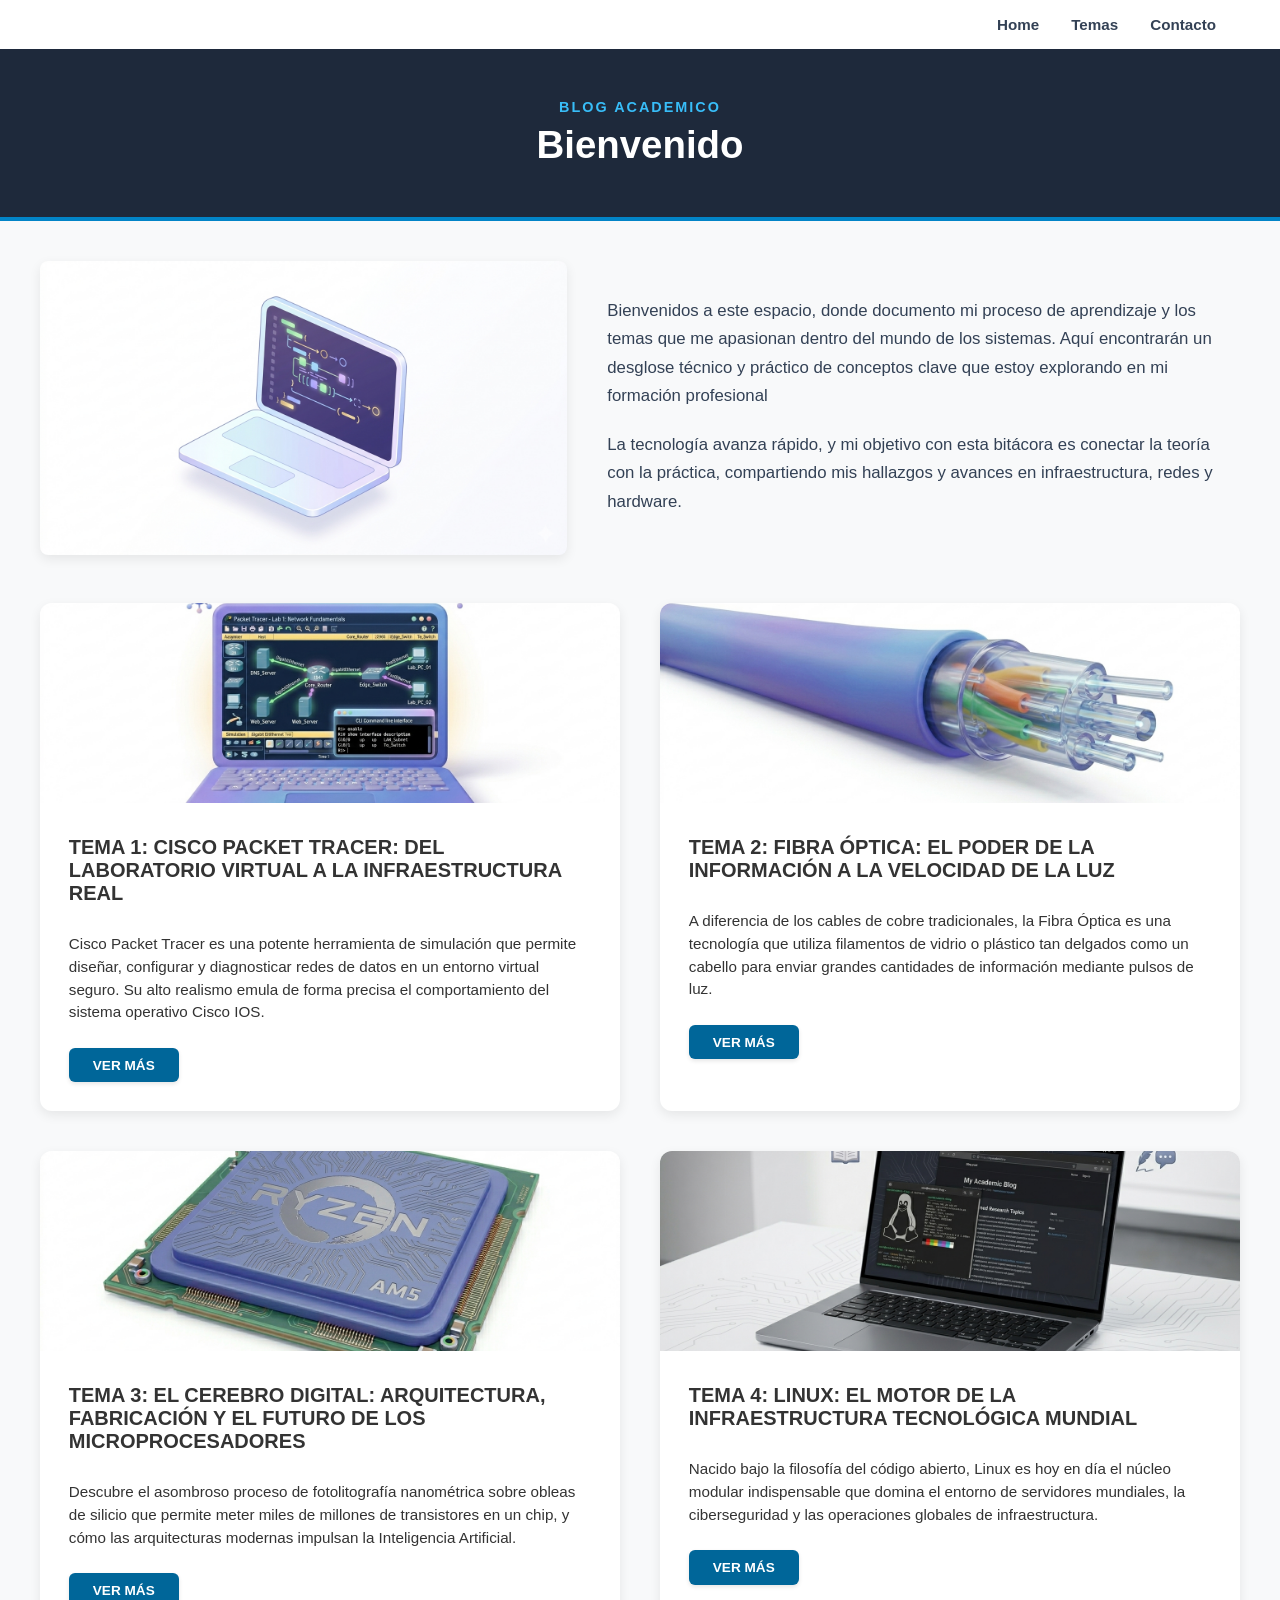
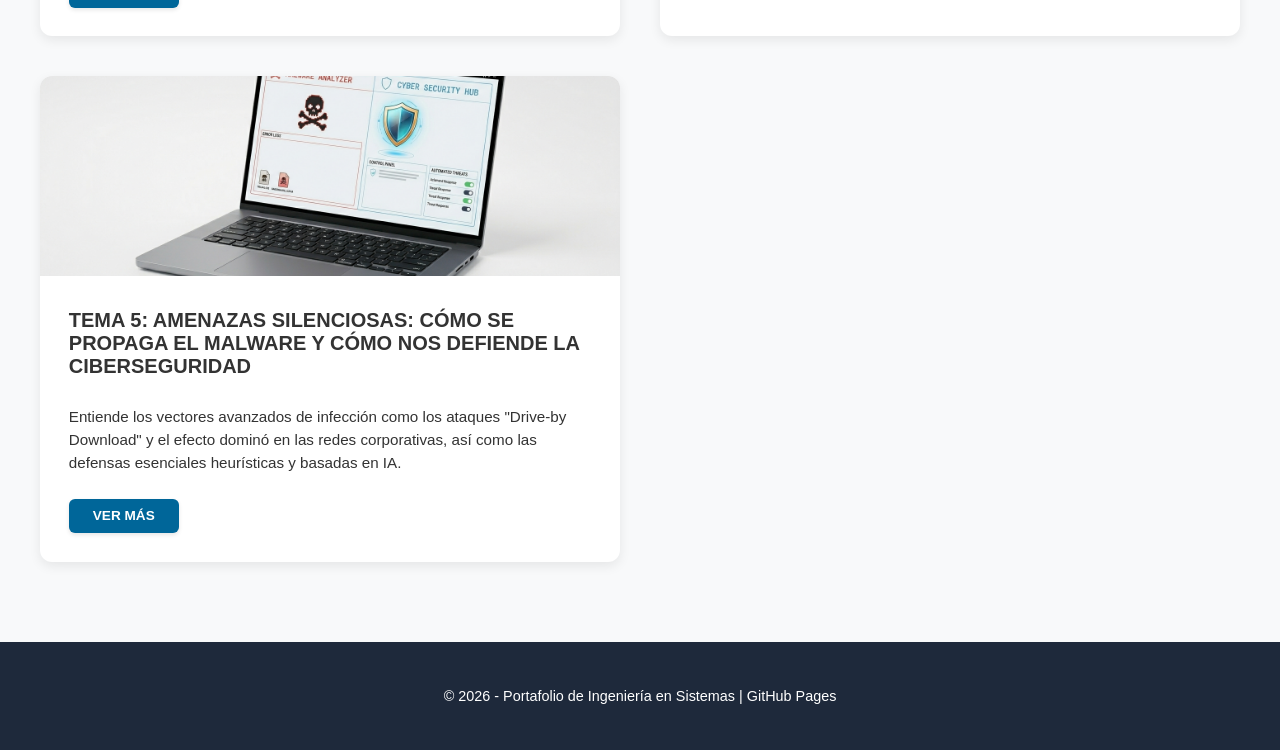
<file: index.html>
<!DOCTYPE html>
<html lang="es">
<head>
    <meta charset="UTF-8">
    <meta name="viewport" content="width=device-width, initial-scale=1.0">
    <title>Mi Blog de Infraestructura y Sistemas</title>
    <link rel="stylesheet" href="stilos.css">
</head>
<body>

    <nav>
        <a href="#">Home</a>
        <a href="#">Temas</a>
        <a href="#">Contacto</a>
    </nav>


    <header class="main-intro-header">
        <div class="header-overlay">
            <span>Blog Academico</span>
            <h1>Bienvenido</h1>
        </div>
    </header>

    
    <section class="intro-content-container">
        <div class="intro-image-container">
            
            <img src="assets/images/tu-imagen-aqui.png" alt="Espacio para Imagen de Infraestructura/Data Center">
        </div>

        <div class="intro-text-container">
            <p>Bienvenidos a este espacio, donde documento mi proceso de aprendizaje y los temas que me apasionan dentro del mundo de los sistemas. Aquí encontrarán un desglose técnico y práctico de conceptos clave que estoy explorando en mi formación profesional</p>
            <p>La tecnología avanza rápido, y mi objetivo con esta bitácora es conectar la teoría con la práctica, compartiendo mis hallazgos y avances en infraestructura, redes y hardware.</p>
        </div>
    </section>
    <div class="main-container">
        
        <div class="topics-grid">

            <a href="temas/tema1.html" class="card">
                <img src="assets/images/tema1.png" alt="Cisco Packet Tracer" class="card-image">
                <div class="card-content">
                    <h3>Tema 1: Cisco Packet Tracer: Del Laboratorio Virtual a la Infraestructura Real</h3>
                    <p>Cisco Packet Tracer es una potente herramienta de simulación que permite diseñar, configurar y diagnosticar redes de datos en un entorno virtual seguro. Su alto realismo emula de forma precisa el comportamiento del sistema operativo Cisco IOS.</p>
                    <span class="btn-more">Ver Más</span>
                </div>
            </a>

            <a href="temas/tema2.html" class="card">
                <img src="assets/images/tema2.png" alt="Fibra Óptica" class="card-image">
                <div class="card-content">
                    <h3>Tema 2: Fibra Óptica: El Poder de la Información a la Velocidad de la Luz</h3>
                    <p>A diferencia de los cables de cobre tradicionales, la Fibra Óptica es una tecnología que utiliza filamentos de vidrio o plástico tan delgados como un cabello para enviar grandes cantidades de información mediante pulsos de luz.</p>
                    <span class="btn-more">Ver Más</span>
                </div>
            </a>

            <a href="temas/tema3.html" class="card">
                <img src="assets/images/tema3.png" alt="Microprocesadores" class="card-image">
                <div class="card-content">
                    <h3>Tema 3: El Cerebro Digital: Arquitectura, Fabricación y el Futuro de los Microprocesadores</h3>
                    <p>Descubre el asombroso proceso de fotolitografía nanométrica sobre obleas de silicio que permite meter miles de millones de transistores en un chip, y cómo las arquitecturas modernas impulsan la Inteligencia Artificial.</p>
                    <span class="btn-more">Ver Más</span>
                </div>
            </a>

            <a href="temas/tema4.html" class="card">
                <img src="assets/images/tema4.png" alt="Linux" class="card-image">
                <div class="card-content">
                    <h3>Tema 4: Linux: El Motor de la Infraestructura Tecnológica Mundial</h3>
                    <p>Nacido bajo la filosofía del código abierto, Linux es hoy en día el núcleo modular indispensable que domina el entorno de servidores mundiales, la ciberseguridad y las operaciones globales de infraestructura.</p>
                    <span class="btn-more">Ver Más</span>
                </div>
            </a>

            <a href="temas/tema5.html" class="card">
                <img src="assets/images/tema5.png" alt="Ciberseguridad" class="card-image">
                <div class="card-content">
                    <h3>Tema 5: Amenazas Silenciosas: Cómo se Propaga el Malware y cómo nos Defiende la Ciberseguridad</h3>
                    <p>Entiende los vectores avanzados de infección como los ataques "Drive-by Download" y el efecto dominó en las redes corporativas, así como las defensas esenciales heurísticas y basadas en IA.</p>
                    <span class="btn-more">Ver Más</span>
                </div>
            </a>

        </div>
    </div>

    <footer>
        <p>&copy; 2026 - Portafolio de Ingeniería en Sistemas | GitHub Pages</p>
    </footer>

</body>
</html>
</file>
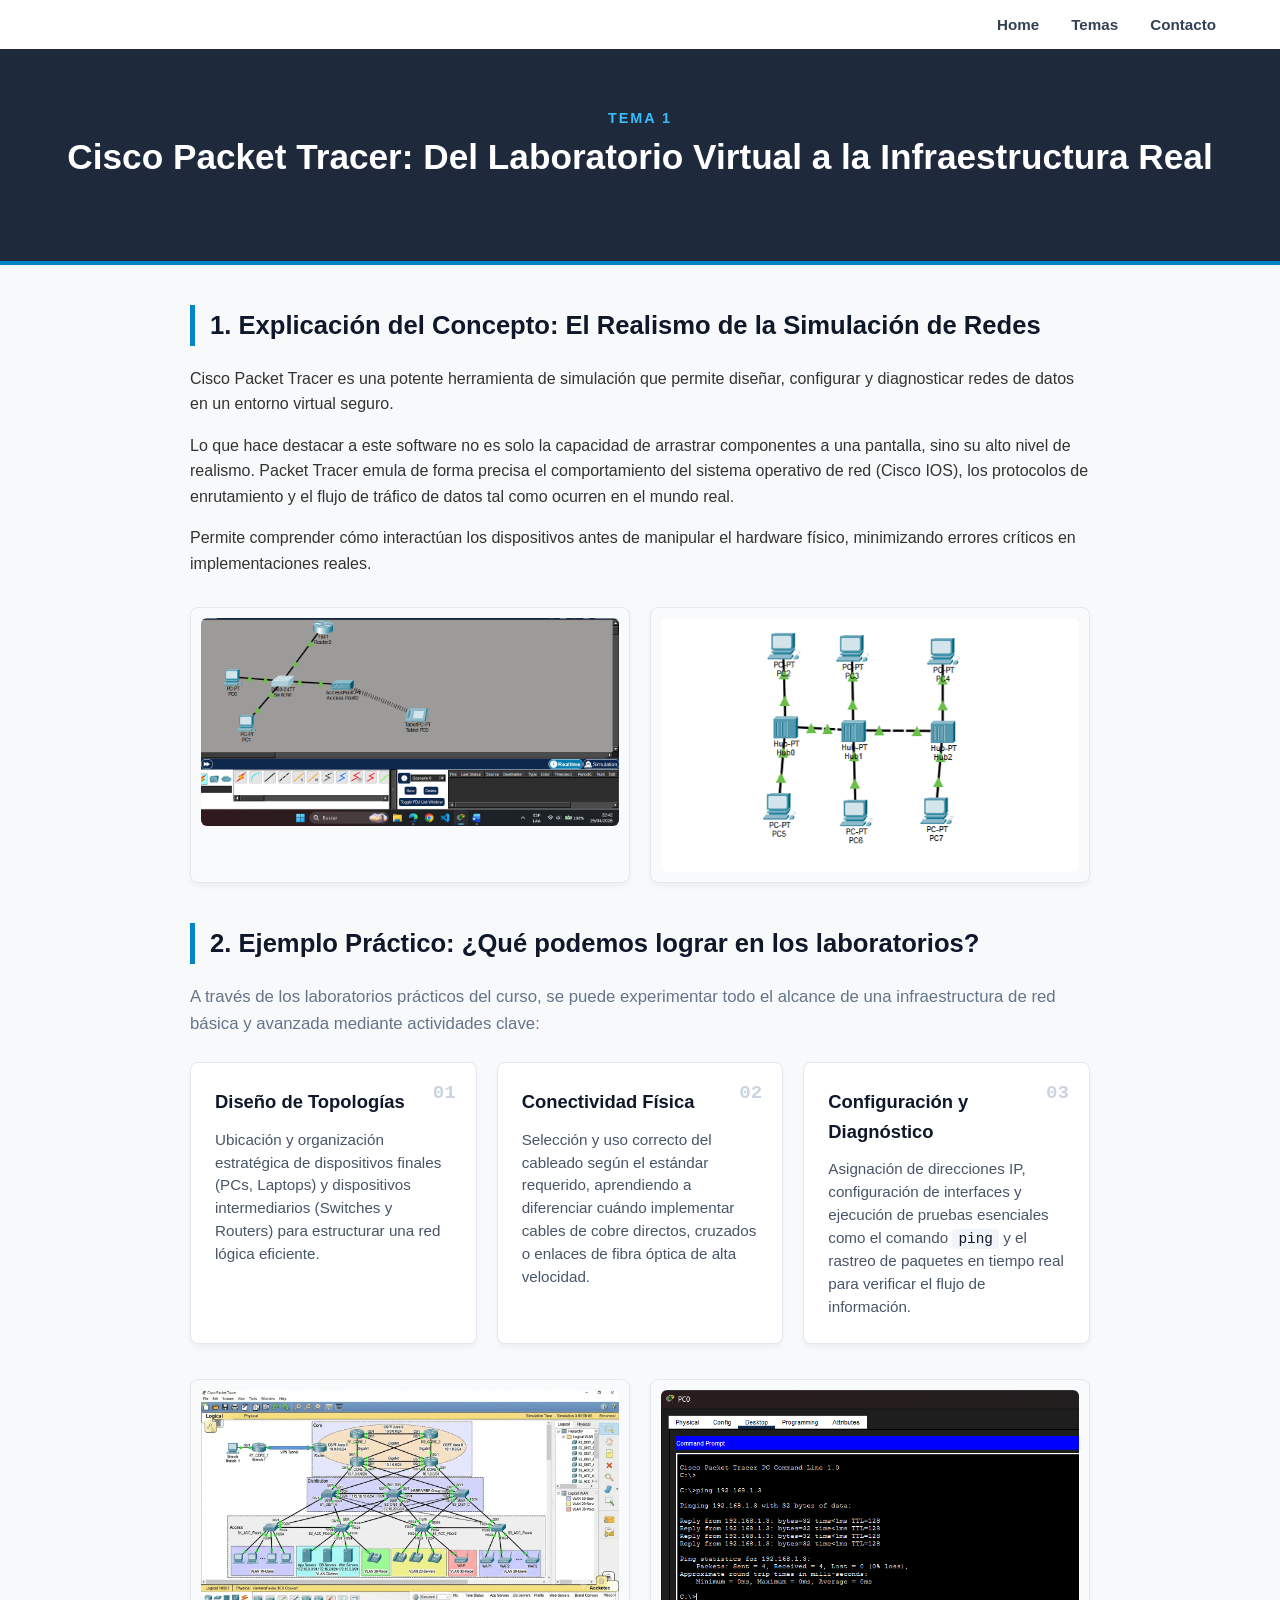
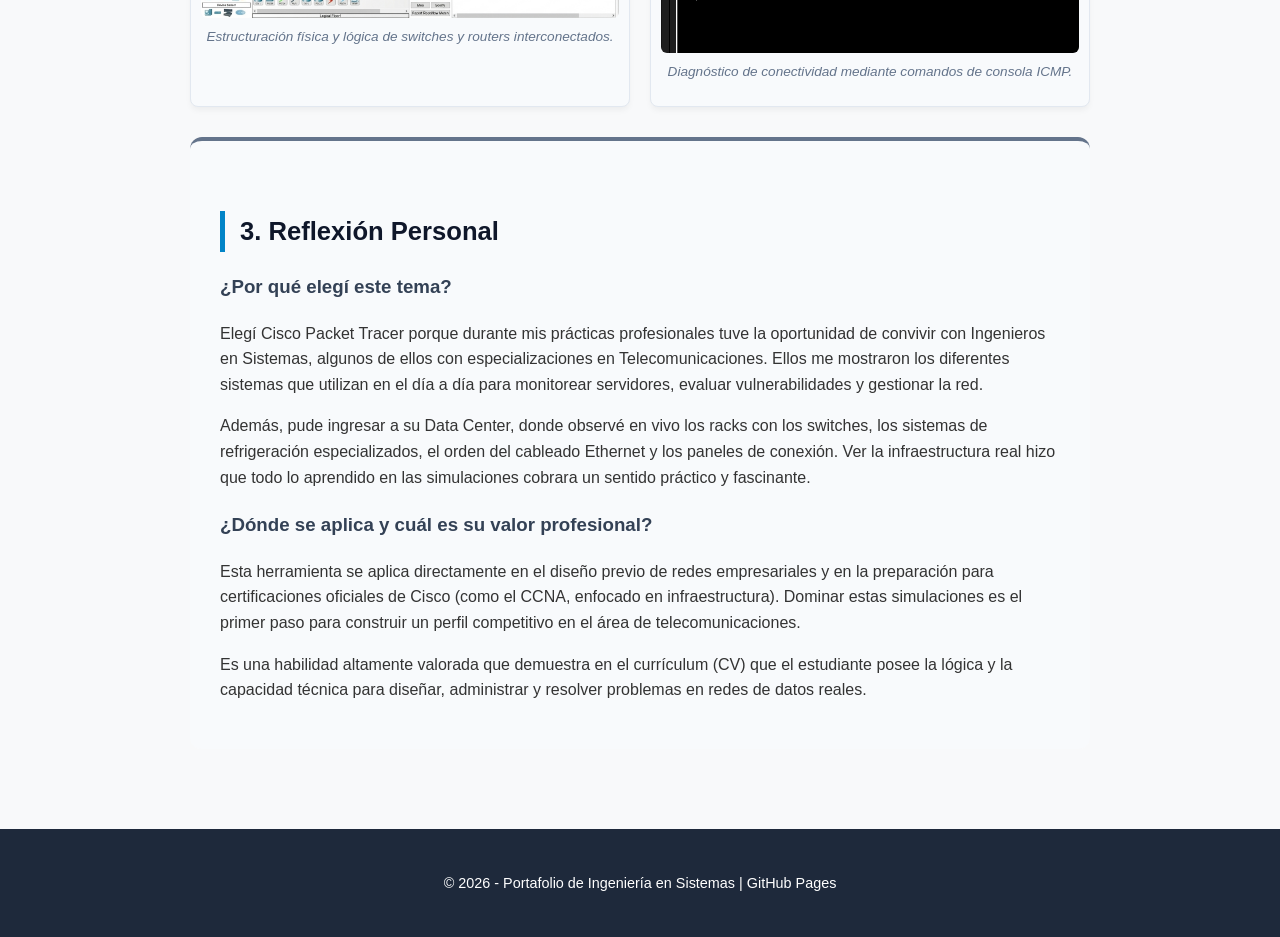
<file: temas/tema1.html>
<!DOCTYPE html>
<html lang="es">
<head>
    <meta charset="UTF-8">
    <meta name="viewport" content="width=device-width, initial-scale=1.0">
    <title>Tema 1: Cisco Packet Tracer - Mi Blog</title>
    <link rel="stylesheet" href="../stilos.css">
</head>
<body>

    <nav>
        <a href="../index.html">Home</a>
        <a href="../index.html#temas">Temas</a>
        <a href="#">Contacto</a>
    </nav>

    <header class="theme-header">
        <div class="header-overlay">
            <span>Tema 1</span>
            <h1>Cisco Packet Tracer: Del Laboratorio Virtual a la Infraestructura Real</h1>
        </div>
    </header>

    <main class="article-container">
        
        <section class="article-section">
            <h2 class="section-title">1. Explicación del Concepto: El Realismo de la Simulación de Redes</h2>
            <div class="section-text">
                <p>Cisco Packet Tracer es una potente herramienta de simulación que permite diseñar, configurar y diagnosticar redes de datos en un entorno virtual seguro.</p>
                <p>Lo que hace destacar a este software no es solo la capacidad de arrastrar componentes a una pantalla, sino su alto nivel de realismo. Packet Tracer emula de forma precisa el comportamiento del sistema operativo de red (Cisco IOS), los protocolos de enrutamiento y el flujo de tráfico de datos tal como ocurren en el mundo real.</p>
                <p>Permite comprender cómo interactúan los dispositivos antes de manipular el hardware físico, minimizando errores críticos en implementaciones reales.</p>
            </div>

            <div class="image-double-row">
                <div class="image-wrapper">
                    <img src="../assets/images/pt-interfaz.png" alt="Interfaz de Cisco Packet Tracer de simulación">
                </div>
                <div class="image-wrapper">
                    <img src="../assets/images/pt-trafico.png" alt="Análisis de tráfico de paquetes en tiempo real">
                </div>
            </div>
        </section>

        <section class="article-section">
            <h2 class="section-title">2. Ejemplo Práctico: ¿Qué podemos lograr en los laboratorios?</h2>
            <p class="section-subtitle">A través de los laboratorios prácticos del curso, se puede experimentar todo el alcance de una infraestructura de red básica y avanzada mediante actividades clave:</p>
            
            
            <div class="examples-grid">
                
                <div class="example-card">
                    <div class="example-card-icon">01</div>
                    <h3>Diseño de Topologías</h3>
                    <p>Ubicación y organización estratégica de dispositivos finales (PCs, Laptops) y dispositivos intermediarios (Switches y Routers) para estructurar una red lógica eficiente.</p>
                </div>

                <div class="example-card">
                    <div class="example-card-icon">02</div>
                    <h3>Conectividad Física</h3>
                    <p>Selección y uso correcto del cableado según el estándar requerido, aprendiendo a diferenciar cuándo implementar cables de cobre directos, cruzados o enlaces de fibra óptica de alta velocidad.</p>
                </div>

                <div class="example-card">
                    <div class="example-card-icon">03</div>
                    <h3>Configuración y Diagnóstico</h3>
                    <p>Asignación de direcciones IP, configuración de interfaces y ejecución de pruebas esenciales como el comando <code>ping</code> y el rastreo de paquetes en tiempo real para verificar el flujo de información.</p>
                </div>

            </div>

            
            <div class="image-double-row">
                <div class="image-wrapper">
                    <img src="../assets/images/pt-topologia.png" alt="Diseño de topología de red empresarial">
                    <p class="image-caption">Estructuración física y lógica de switches y routers interconectados.</p>
                </div>
                <div class="image-wrapper">
                    <img src="../assets/images/pt-ping.png" alt="Prueba de comando ping exitosa">
                    <p class="image-caption">Diagnóstico de conectividad mediante comandos de consola ICMP.</p>
                </div>
            </div>
        </section>

        <section class="article-section reflection-section">
            <h2 class="section-title">3. Reflexión Personal</h2>
            
            <div class="reflection-block">
                <h3>¿Por qué elegí este tema?</h3>
                <p>Elegí Cisco Packet Tracer porque durante mis prácticas profesionales tuve la oportunidad de convivir con Ingenieros en Sistemas, algunos de ellos con especializaciones en Telecomunicaciones. Ellos me mostraron los diferentes sistemas que utilizan en el día a día para monitorear servidores, evaluar vulnerabilidades y gestionar la red.</p>
                <p>Además, pude ingresar a su Data Center, donde observé en vivo los racks con los switches, los sistemas de refrigeración especializados, el orden del cableado Ethernet y los paneles de conexión. Ver la infraestructura real hizo que todo lo aprendido en las simulaciones cobrara un sentido práctico y fascinante.</p>
            </div>

            <div class="reflection-block">
                <h3>¿Dónde se aplica y cuál es su valor profesional?</h3>
                <p>Esta herramienta se aplica directamente en el diseño previo de redes empresariales y en la preparación para certificaciones oficiales de Cisco (como el CCNA, enfocado en infraestructura). Dominar estas simulaciones es el primer paso para construir un perfil competitivo en el área de telecomunicaciones.</p>
                <p>Es una habilidad altamente valorada que demuestra en el currículum (CV) que el estudiante posee la lógica y la capacidad técnica para diseñar, administrar y resolver problemas en redes de datos reales.</p>
            </div>
        </section>

    </main>

    <footer>
        <p>&copy; 2026 - Portafolio de Ingeniería en Sistemas | GitHub Pages</p>
    </footer>

</body>
</html>
</file>
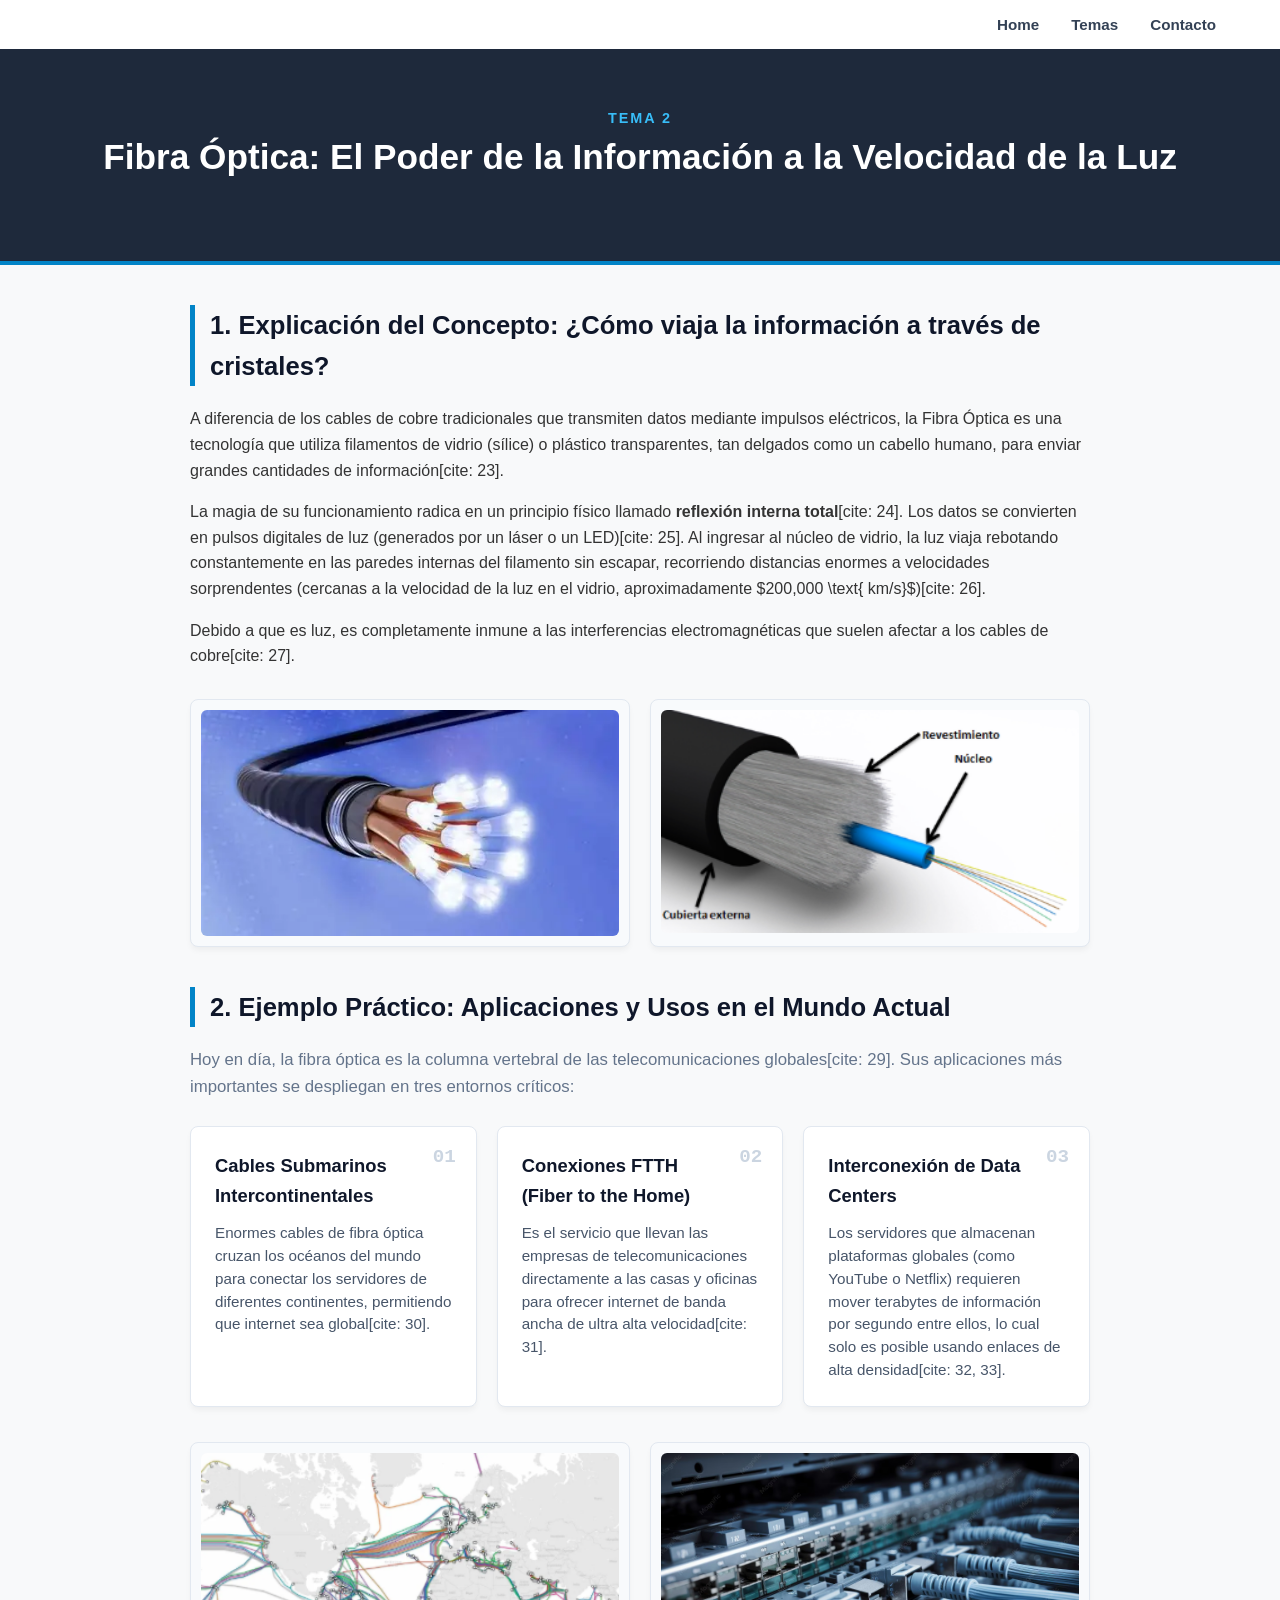
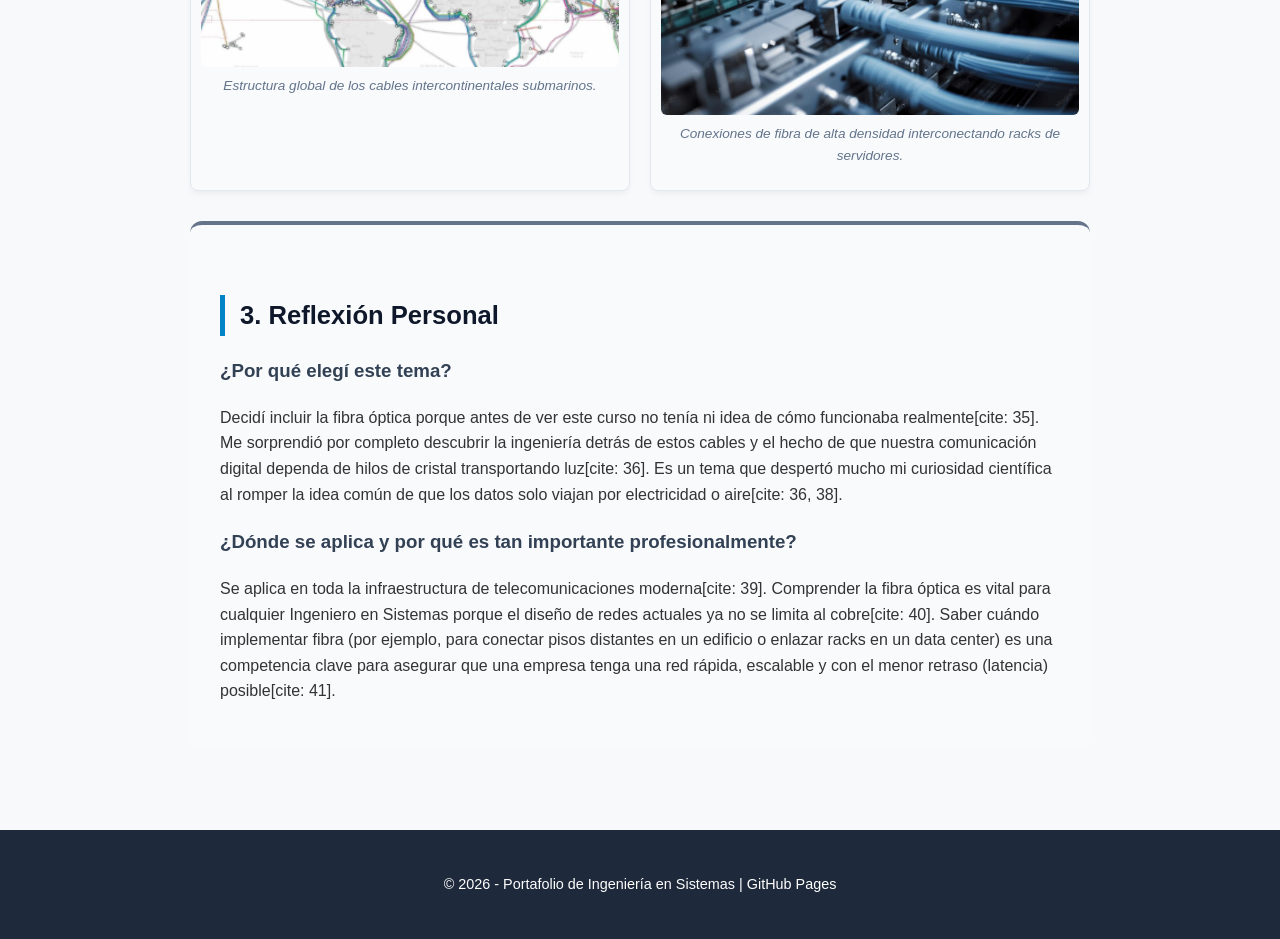
<file: temas/tema2.html>
<!DOCTYPE html>
<html lang="es">
<head>
    <meta charset="UTF-8">
    <meta name="viewport" content="width=device-width, initial-scale=1.0">
    <title>Tema 2: Fibra Óptica - Mi Blog</title>
    <link rel="stylesheet" href="../stilos.css">
</head>
<body>

    <nav>
        <a href="../index.html">Home</a>
        <a href="../index.html#temas">Temas</a>
        <a href="#">Contacto</a>
    </nav>

    <header class="theme-header">
        <div class="header-overlay">
            <span>Tema 2</span>
            <h1>Fibra Óptica: El Poder de la Información a la Velocidad de la Luz</h1>
        </div>
    </header>

    <main class="article-container">
        
        <section class="article-section">
            <h2 class="section-title">1. Explicación del Concepto: ¿Cómo viaja la información a través de cristales?</h2>
            <div class="section-text">
                <p>A diferencia de los cables de cobre tradicionales que transmiten datos mediante impulsos eléctricos, la Fibra Óptica es una tecnología que utiliza filamentos de vidrio (sílice) o plástico transparentes, tan delgados como un cabello humano, para enviar grandes cantidades de información[cite: 23].</p>
                <p>La magia de su funcionamiento radica en un principio físico llamado <strong>reflexión interna total</strong>[cite: 24]. Los datos se convierten en pulsos digitales de luz (generados por un láser o un LED)[cite: 25]. Al ingresar al núcleo de vidrio, la luz viaja rebotando constantemente en las paredes internas del filamento sin escapar, recorriendo distancias enormes a velocidades sorprendentes (cercanas a la velocidad de la luz en el vidrio, aproximadamente $200,000 \text{ km/s}$)[cite: 26].</p>
                <p>Debido a que es luz, es completamente inmune a las interferencias electromagnéticas que suelen afectar a los cables de cobre[cite: 27].</p>
            </div>

            <div class="image-double-row">
                <div class="image-wrapper">
                    <img src="../assets/images/fibra-principio.png" alt="Principio de reflexión interna total en la fibra óptica">
                </div>
                <div class="image-wrapper">
                    <img src="../assets/images/fibra-hilos.png" alt="Filamentos de vidrio de fibra óptica">
                </div>
            </div>
        </section>

        <section class="article-section">
            <h2 class="section-title">2. Ejemplo Práctico: Aplicaciones y Usos en el Mundo Actual</h2>
            <p class="section-subtitle">Hoy en día, la fibra óptica es la columna vertebral de las telecomunicaciones globales[cite: 29]. Sus aplicaciones más importantes se despliegan en tres entornos críticos:</p>
            
            <div class="examples-grid">
                
                <div class="example-card">
                    <div class="example-card-icon">01</div>
                    <h3>Cables Submarinos Intercontinentales</h3>
                    <p>Enormes cables de fibra óptica cruzan los océanos del mundo para conectar los servidores de diferentes continentes, permitiendo que internet sea global[cite: 30].</p>
                </div>

                <div class="example-card">
                    <div class="example-card-icon">02</div>
                    <h3>Conexiones FTTH (Fiber to the Home)</h3>
                    <p>Es el servicio que llevan las empresas de telecomunicaciones directamente a las casas y oficinas para ofrecer internet de banda ancha de ultra alta velocidad[cite: 31].</p>
                </div>

                <div class="example-card">
                    <div class="example-card-icon">03</div>
                    <h3>Interconexión de Data Centers</h3>
                    <p>Los servidores que almacenan plataformas globales (como YouTube o Netflix) requieren mover terabytes de información por segundo entre ellos, lo cual solo es posible usando enlaces de alta densidad[cite: 32, 33].</p>
                </div>

            </div>

            <div class="image-double-row">
                <div class="image-wrapper">
                    <img src="../assets/images/fibra-submarino.png" alt="Mapa de cables submarinos de fibra óptica">
                    <p class="image-caption">Estructura global de los cables intercontinentales submarinos.</p>
                </div>
                <div class="image-wrapper">
                    <img src="../assets/images/fibra-datacenter.png" alt="Enlaces de fibra óptica en un Data Center">
                    <p class="image-caption">Conexiones de fibra de alta densidad interconectando racks de servidores.</p>
                </div>
            </div>
        </section>

        <section class="article-section reflection-section">
            <h2 class="section-title">3. Reflexión Personal</h2>
            
            <div class="reflection-block">
                <h3>¿Por qué elegí este tema?</h3>
                <p>Decidí incluir la fibra óptica porque antes de ver este curso no tenía ni idea de cómo funcionaba realmente[cite: 35]. Me sorprendió por completo descubrir la ingeniería detrás de estos cables y el hecho de que nuestra comunicación digital dependa de hilos de cristal transportando luz[cite: 36]. Es un tema que despertó mucho mi curiosidad científica al romper la idea común de que los datos solo viajan por electricidad o aire[cite: 36, 38].</p>
            </div>

            <div class="reflection-block">
                <h3>¿Dónde se aplica y por qué es tan importante profesionalmente?</h3>
                <p>Se aplica en toda la infraestructura de telecomunicaciones moderna[cite: 39]. Comprender la fibra óptica es vital para cualquier Ingeniero en Sistemas porque el diseño de redes actuales ya no se limita al cobre[cite: 40]. Saber cuándo implementar fibra (por ejemplo, para conectar pisos distantes en un edificio o enlazar racks en un data center) es una competencia clave para asegurar que una empresa tenga una red rápida, escalable y con el menor retraso (latencia) posible[cite: 41].</p>
            </div>
        </section>

    </main>

    <footer>
        <p>&copy; 2026 - Portafolio de Ingeniería en Sistemas | GitHub Pages</p>
    </footer>

</body>
</html>
</file>
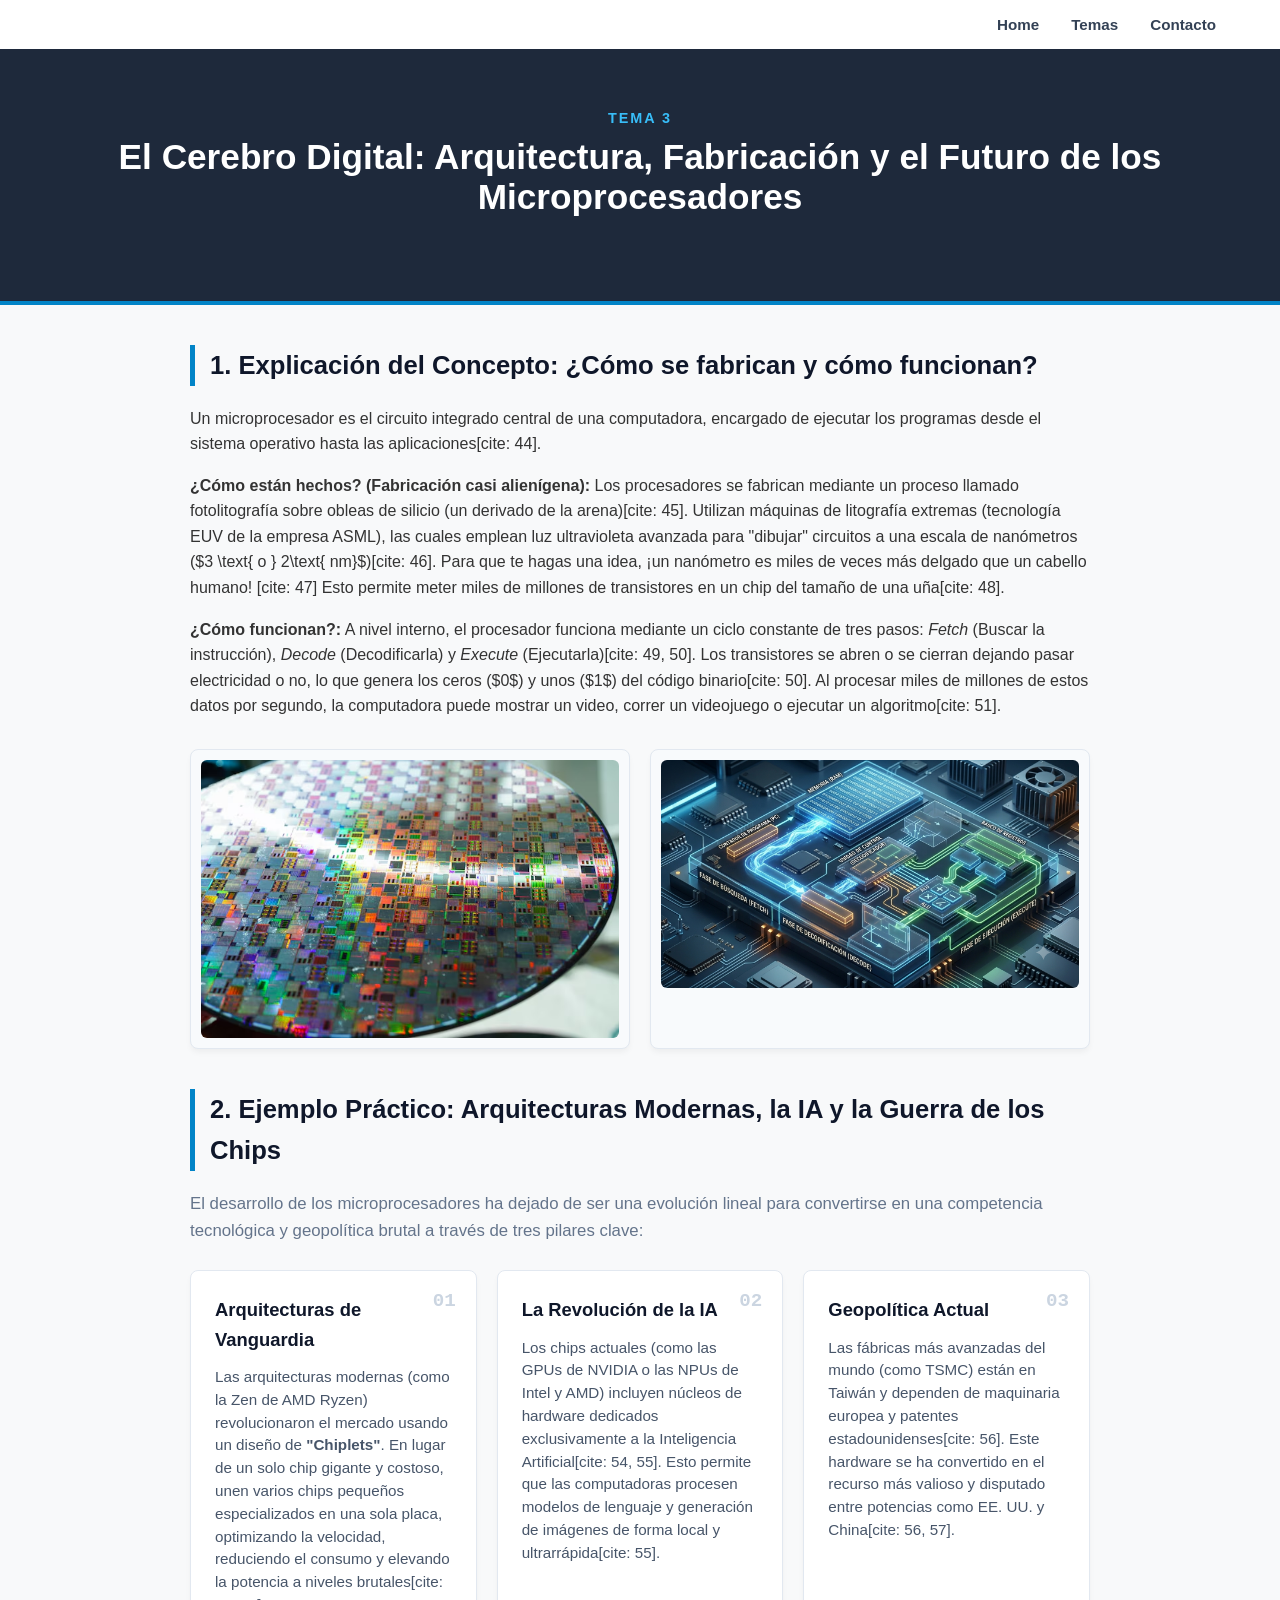
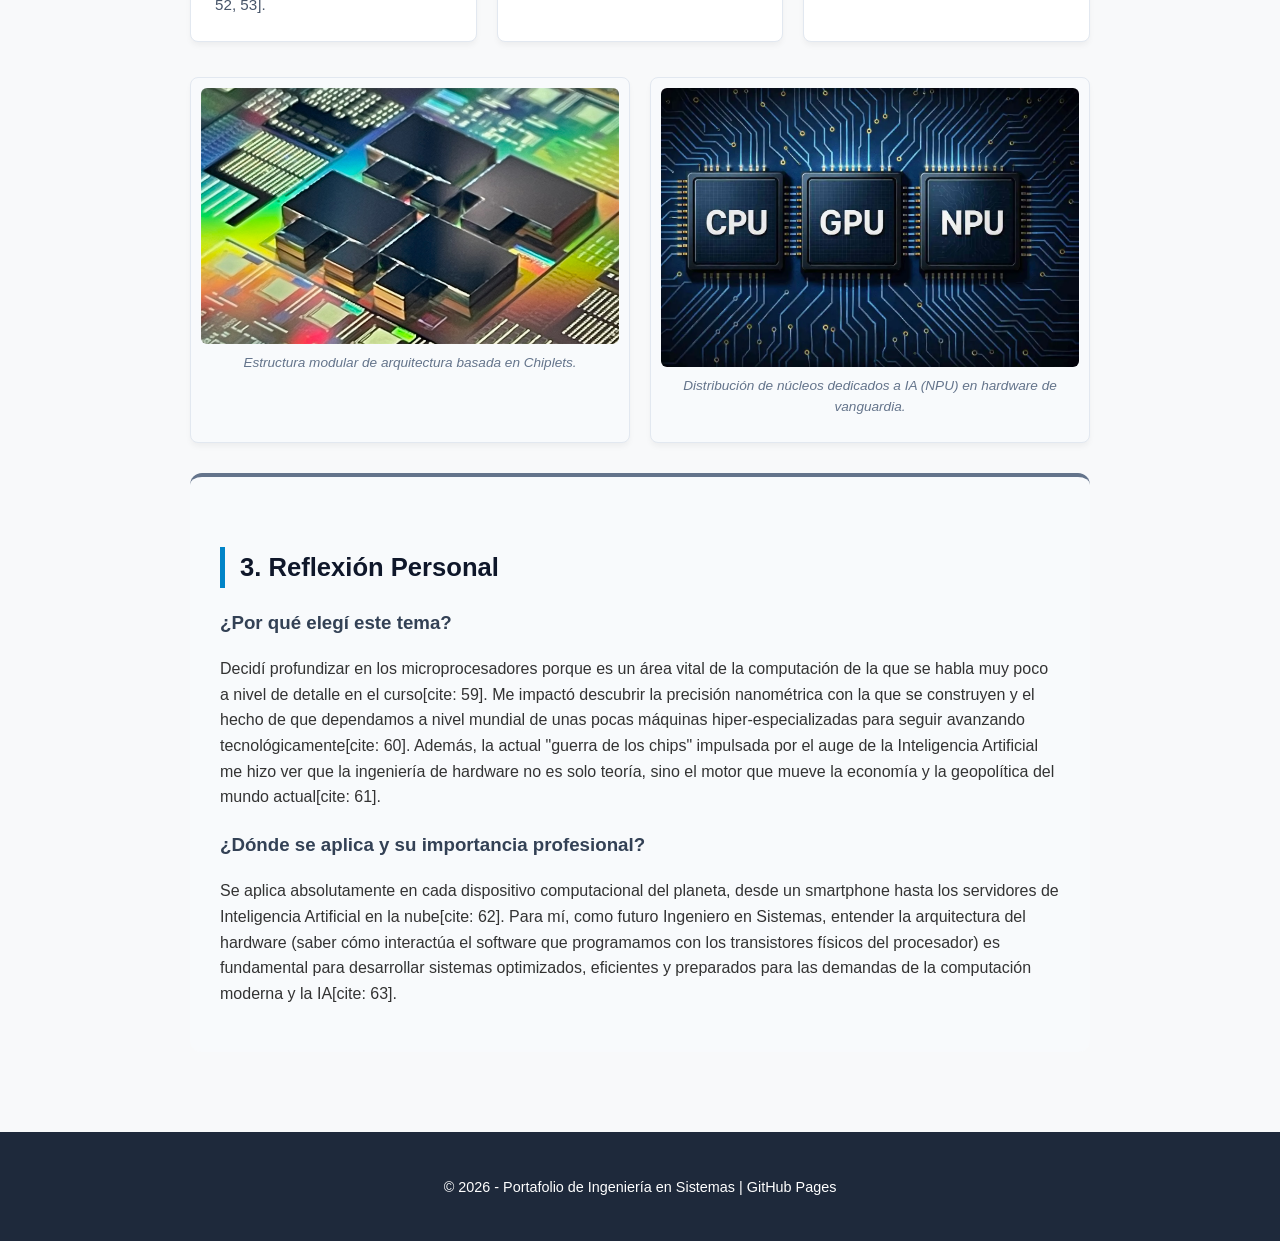
<file: temas/tema3.html>
<!DOCTYPE html>
<html lang="es">
<head>
    <meta charset="UTF-8">
    <meta name="viewport" content="width=device-width, initial-scale=1.0">
    <title>Tema 3: El Cerebro Digital - Mi Blog</title>
    <link rel="stylesheet" href="../stilos.css">
</head>
<body>

    <nav>
        <a href="../index.html">Home</a>
        <a href="../index.html#temas">Temas</a>
        <a href="#">Contacto</a>
    </nav>

    <header class="theme-header">
        <div class="header-overlay">
            <span>Tema 3</span>
            <h1>El Cerebro Digital: Arquitectura, Fabricación y el Futuro de los Microprocesadores</h1>
        </div>
    </header>

    <main class="article-container">
        
        <section class="article-section">
            <h2 class="section-title">1. Explicación del Concepto: ¿Cómo se fabrican y cómo funcionan?</h2>
            <div class="section-text">
                <p>Un microprocesador es el circuito integrado central de una computadora, encargado de ejecutar los programas desde el sistema operativo hasta las aplicaciones[cite: 44].</p>
                
                <p><strong>¿Cómo están hechos? (Fabricación casi alienígena):</strong> Los procesadores se fabrican mediante un proceso llamado fotolitografía sobre obleas de silicio (un derivado de la arena)[cite: 45]. Utilizan máquinas de litografía extremas (tecnología EUV de la empresa ASML), las cuales emplean luz ultravioleta avanzada para "dibujar" circuitos a una escala de nanómetros ($3 \text{ o } 2\text{ nm}$)[cite: 46]. Para que te hagas una idea, ¡un nanómetro es miles de veces más delgado que un cabello humano! [cite: 47] Esto permite meter miles de millones de transistores en un chip del tamaño de una uña[cite: 48].</p>
                
                <p><strong>¿Cómo funcionan?:</strong> A nivel interno, el procesador funciona mediante un ciclo constante de tres pasos: <em>Fetch</em> (Buscar la instrucción), <em>Decode</em> (Decodificarla) y <em>Execute</em> (Ejecutarla)[cite: 49, 50]. Los transistores se abren o se cierran dejando pasar electricidad o no, lo que genera los ceros ($0$) y unos ($1$) del código binario[cite: 50]. Al procesar miles de millones de estos datos por segundo, la computadora puede mostrar un video, correr un videojuego o ejecutar un algoritmo[cite: 51].</p>
            </div>

            <div class="image-double-row">
                <div class="image-wrapper">
                    <img src="../assets/images/cpu-oblea.png" alt="Oblea de silicio con microprocesadores fabricados">
                </div>
                <div class="image-wrapper">
                    <img src="../assets/images/cpu-transistores.png" alt="Esquema del ciclo Fetch Decode Execute">
                </div>
            </div>
        </section>

        <section class="article-section">
            <h2 class="section-title">2. Ejemplo Práctico: Arquitecturas Modernas, la IA y la Guerra de los Chips</h2>
            <p class="section-subtitle">El desarrollo de los microprocesadores ha dejado de ser una evolución lineal para convertirse en una competencia tecnológica y geopolítica brutal a través de tres pilares clave:</p>
            
            <div class="examples-grid">
                
                <div class="example-card">
                    <div class="example-card-icon">01</div>
                    <h3>Arquitecturas de Vanguardia</h3>
                    <p>Las arquitecturas modernas (como la Zen de AMD Ryzen) revolucionaron el mercado usando un diseño de <strong>"Chiplets"</strong>. En lugar de un solo chip gigante y costoso, unen varios chips pequeños especializados en una sola placa, optimizando la velocidad, reduciendo el consumo y elevando la potencia a niveles brutales[cite: 52, 53].</p>
                </div>

                <div class="example-card">
                    <div class="example-card-icon">02</div>
                    <h3>La Revolución de la IA</h3>
                    <p>Los chips actuales (como las GPUs de NVIDIA o las NPUs de Intel y AMD) incluyen núcleos de hardware dedicados exclusivamente a la Inteligencia Artificial[cite: 54, 55]. Esto permite que las computadoras procesen modelos de lenguaje y generación de imágenes de forma local y ultrarrápida[cite: 55].</p>
                </div>

                <div class="example-card">
                    <div class="example-card-icon">03</div>
                    <h3>Geopolítica Actual</h3>
                    <p>Las fábricas más avanzadas del mundo (como TSMC) están en Taiwán y dependen de maquinaria europea y patentes estadounidenses[cite: 56]. Este hardware se ha convertido en el recurso más valioso y disputado entre potencias como EE. UU. y China[cite: 56, 57].</p>
                </div>

            </div>

            <div class="image-double-row">
                <div class="image-wrapper">
                    <img src="../assets/images/cpu-chiplets.png" alt="Diseño de arquitectura Chiplets en procesador moderno">
                    <p class="image-caption">Estructura modular de arquitectura basada en Chiplets.</p>
                </div>
                <div class="image-wrapper">
                    <img src="../assets/images/cpu-ia.png" alt="Núcleos NPU dedicados a Inteligencia Artificial en un silicio">
                    <p class="image-caption">Distribución de núcleos dedicados a IA (NPU) en hardware de vanguardia.</p>
                </div>
            </div>
        </section>

        <section class="article-section reflection-section">
            <h2 class="section-title">3. Reflexión Personal</h2>
            
            <div class="reflection-block">
                <h3>¿Por qué elegí este tema?</h3>
                <p>Decidí profundizar en los microprocesadores porque es un área vital de la computación de la que se habla muy poco a nivel de detalle en el curso[cite: 59]. Me impactó descubrir la precisión nanométrica con la que se construyen y el hecho de que dependamos a nivel mundial de unas pocas máquinas hiper-especializadas para seguir avanzando tecnológicamente[cite: 60]. Además, la actual "guerra de los chips" impulsada por el auge de la Inteligencia Artificial me hizo ver que la ingeniería de hardware no es solo teoría, sino el motor que mueve la economía y la geopolítica del mundo actual[cite: 61].</p>
            </div>

            <div class="reflection-block">
                <h3>¿Dónde se aplica y su importancia profesional?</h3>
                <p>Se aplica absolutamente en cada dispositivo computacional del planeta, desde un smartphone hasta los servidores de Inteligencia Artificial en la nube[cite: 62]. Para mí, como futuro Ingeniero en Sistemas, entender la arquitectura del hardware (saber cómo interactúa el software que programamos con los transistores físicos del procesador) es fundamental para desarrollar sistemas optimizados, eficientes y preparados para las demandas de la computación moderna y la IA[cite: 63].</p>
            </div>
        </section>

    </main>

    <footer>
        <p>&copy; 2026 - Portafolio de Ingeniería en Sistemas | GitHub Pages</p>
    </footer>

</body>
</html>
</file>
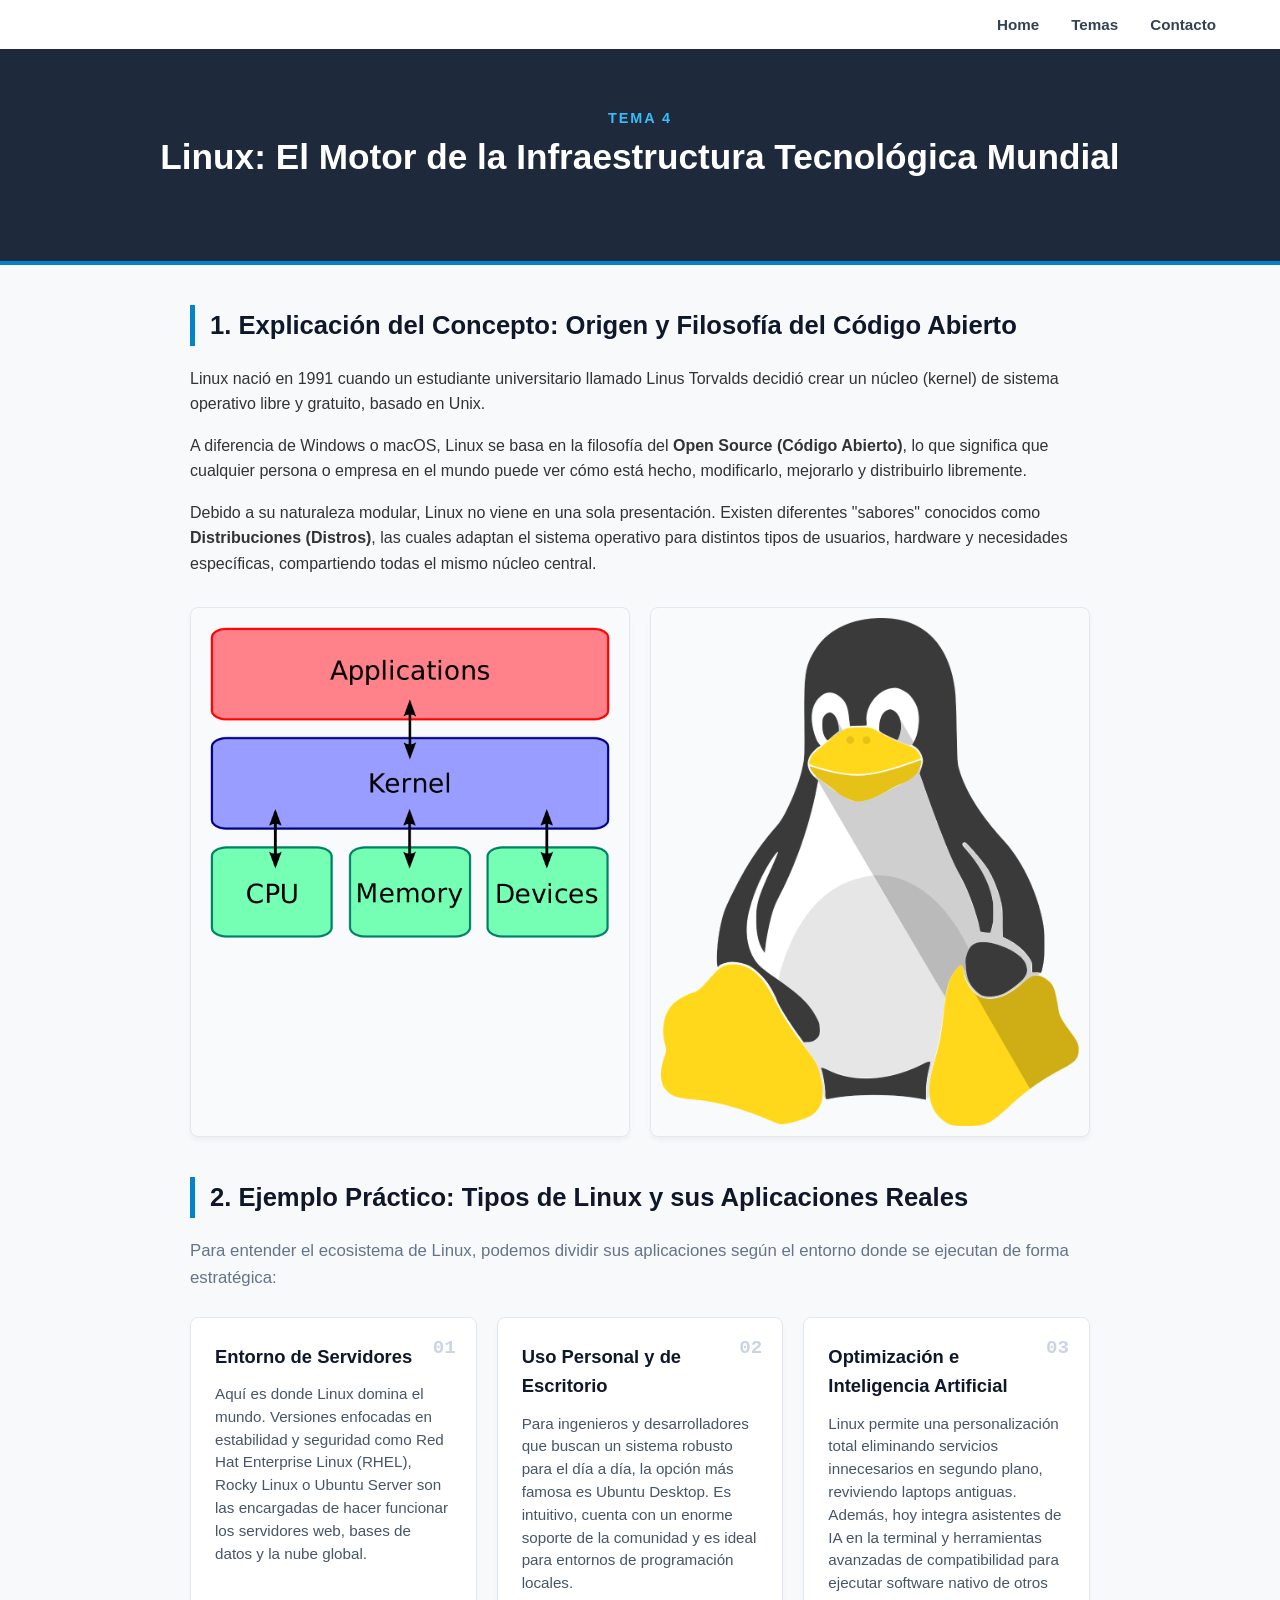
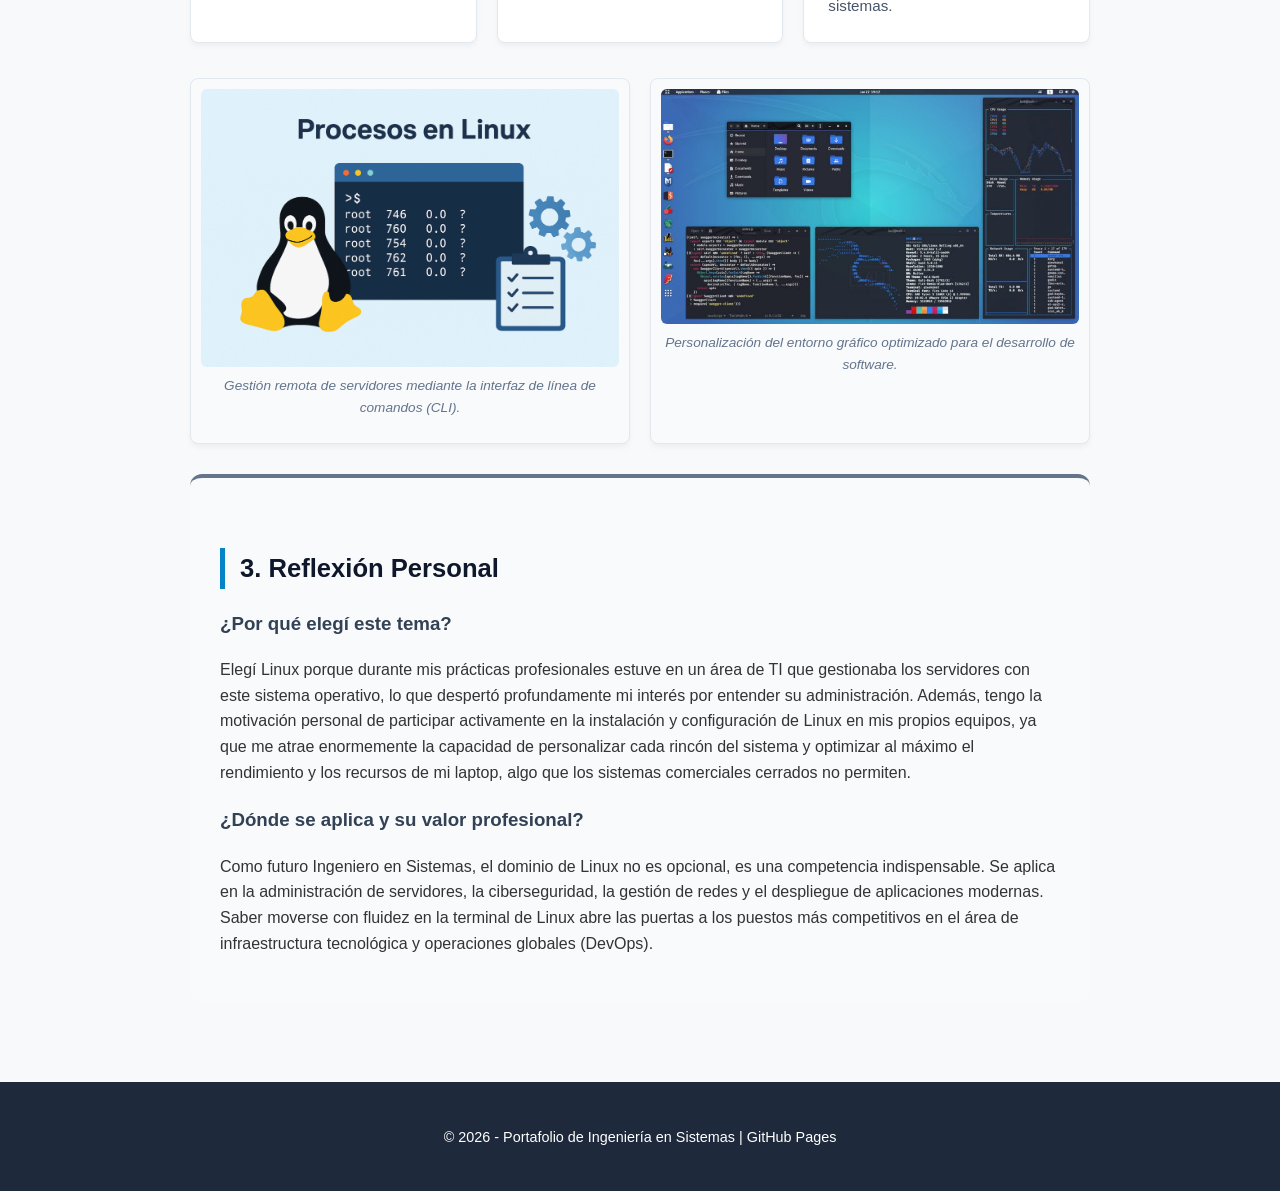
<file: temas/tema4.html>
<!DOCTYPE html>
<html lang="es">
<head>
    <meta charset="UTF-8">
    <meta name="viewport" content="width=device-width, initial-scale=1.0">
    <title>Tema 4: Linux - Mi Blog</title>
    <link rel="stylesheet" href="../stilos.css">
</head>
<body>

    <nav>
        <a href="../index.html">Home</a>
        <a href="../index.html#temas">Temas</a>
        <a href="#">Contacto</a>
    </nav>

    <header class="theme-header">
        <div class="header-overlay">
            <span>Tema 4</span>
            <h1>Linux: El Motor de la Infraestructura Tecnológica Mundial</h1>
        </div>
    </header>

    <main class="article-container">
        
        <section class="article-section">
            <h2 class="section-title">1. Explicación del Concepto: Origen y Filosofía del Código Abierto</h2>
            <div class="section-text">
                <p>Linux nació en 1991 cuando un estudiante universitario llamado Linus Torvalds decidió crear un núcleo (kernel) de sistema operativo libre y gratuito, basado en Unix.</p>
                <p>A diferencia de Windows o macOS, Linux se basa en la filosofía del <strong>Open Source (Código Abierto)</strong>, lo que significa que cualquier persona o empresa en el mundo puede ver cómo está hecho, modificarlo, mejorarlo y distribuirlo libremente.</p>
                <p>Debido a su naturaleza modular, Linux no viene en una sola presentación. Existen diferentes "sabores" conocidos como <strong>Distribuciones (Distros)</strong>, las cuales adaptan el sistema operativo para distintos tipos de usuarios, hardware y necesidades específicas, compartiendo todas el mismo núcleo central.</p>
            </div>

            <div class="image-double-row">
                <div class="image-wrapper">
                    <img src="../assets/images/linux-kernel.png" alt="Arquitectura del Kernel de Linux">
                </div>
                <div class="image-wrapper">
                    <img src="../assets/images/linux-distros.png" alt="Ecosistema de Distribuciones Linux">
                </div>
            </div>
        </section>

        <section class="article-section">
            <h2 class="section-title">2. Ejemplo Práctico: Tipos de Linux y sus Aplicaciones Reales</h2>
            <p class="section-subtitle">Para entender el ecosistema de Linux, podemos dividir sus aplicaciones según el entorno donde se ejecutan de forma estratégica:</p>
            
            <div class="examples-grid">
                
                <div class="example-card">
                    <div class="example-card-icon">01</div>
                    <h3>Entorno de Servidores</h3>
                    <p>Aquí es donde Linux domina el mundo. Versiones enfocadas en estabilidad y seguridad como Red Hat Enterprise Linux (RHEL), Rocky Linux o Ubuntu Server son las encargadas de hacer funcionar los servidores web, bases de datos y la nube global.</p>
                </div>

                <div class="example-card">
                    <div class="example-card-icon">02</div>
                    <h3>Uso Personal y de Escritorio</h3>
                    <p>Para ingenieros y desarrolladores que buscan un sistema robusto para el día a día, la opción más famosa es Ubuntu Desktop. Es intuitivo, cuenta con un enorme soporte de la comunidad y es ideal para entornos de programación locales.</p>
                </div>

                <div class="example-card">
                    <div class="example-card-icon">03</div>
                    <h3>Optimización e Inteligencia Artificial</h3>
                    <p>Linux permite una personalización total eliminando servicios innecesarios en segundo plano, reviviendo laptops antiguas. Además, hoy integra asistentes de IA en la terminal y herramientas avanzadas de compatibilidad para ejecutar software nativo de otros sistemas.</p>
                </div>

            </div>

            <div class="image-double-row">
                <div class="image-wrapper">
                    <img src="../assets/images/linux-server.png" alt="Administración de servidores Linux por terminal">
                    <p class="image-caption">Gestión remota de servidores mediante la interfaz de línea de comandos (CLI).</p>
                </div>
                <div class="image-wrapper">
                    <img src="../assets/images/linux-desktop.png" alt="Entorno de escritorio Linux personalizado">
                    <p class="image-caption">Personalización del entorno gráfico optimizado para el desarrollo de software.</p>
                </div>
            </div>
        </section>

        <section class="article-section reflection-section">
            <h2 class="section-title">3. Reflexión Personal</h2>
            
            <div class="reflection-block">
                <h3>¿Por qué elegí este tema?</h3>
                <p>Elegí Linux porque durante mis prácticas profesionales estuve en un área de TI que gestionaba los servidores con este sistema operativo, lo que despertó profundamente mi interés por entender su administración. Además, tengo la motivación personal de participar activamente en la instalación y configuración de Linux en mis propios equipos, ya que me atrae enormemente la capacidad de personalizar cada rincón del sistema y optimizar al máximo el rendimiento y los recursos de mi laptop, algo que los sistemas comerciales cerrados no permiten.</p>
            </div>

            <div class="reflection-block">
                <h3>¿Dónde se aplica y su valor profesional?</h3>
                <p>Como futuro Ingeniero en Sistemas, el dominio de Linux no es opcional, es una competencia indispensable. Se aplica en la administración de servidores, la ciberseguridad, la gestión de redes y el despliegue de aplicaciones modernas. Saber moverse con fluidez en la terminal de Linux abre las puertas a los puestos más competitivos en el área de infraestructura tecnológica y operaciones globales (DevOps).</p>
            </div>
        </section>

    </main>

    <footer>
        <p>&copy; 2026 - Portafolio de Ingeniería en Sistemas | GitHub Pages</p>
    </footer>

</body>
</html>
</file>
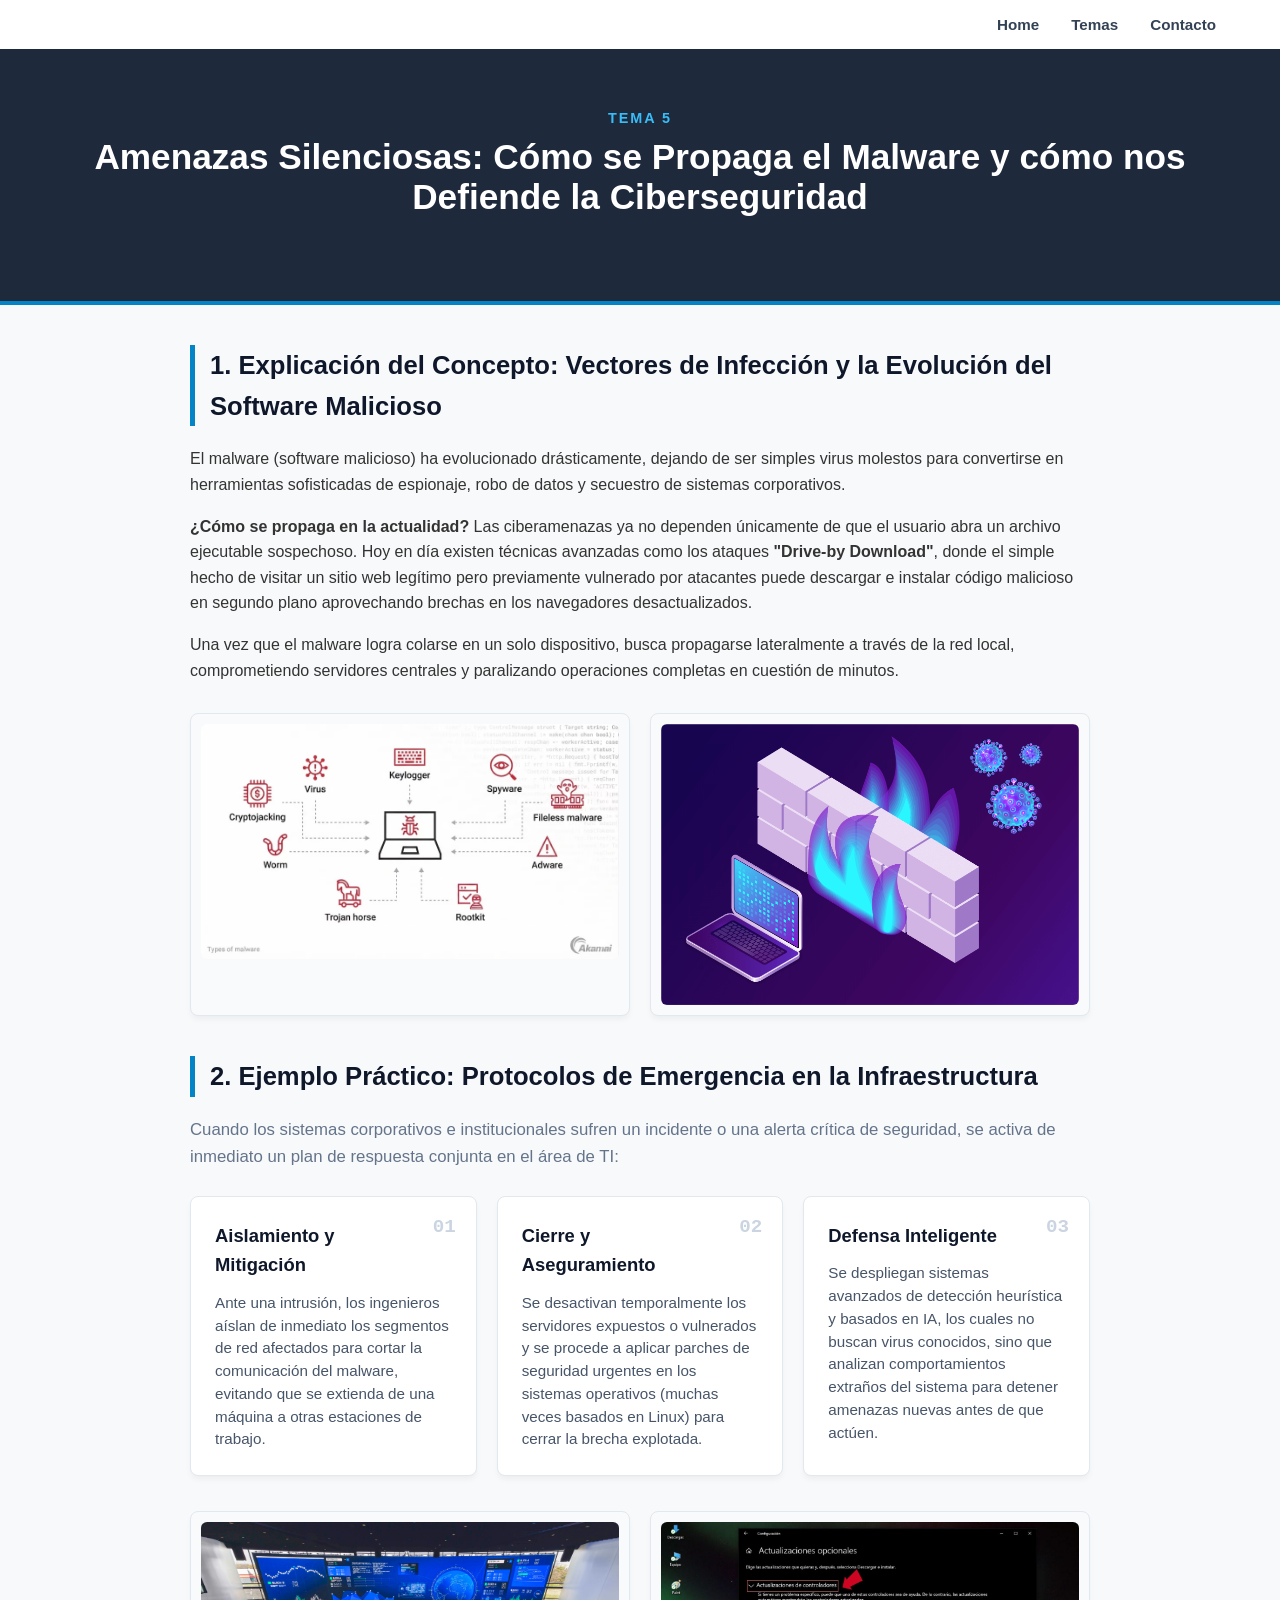
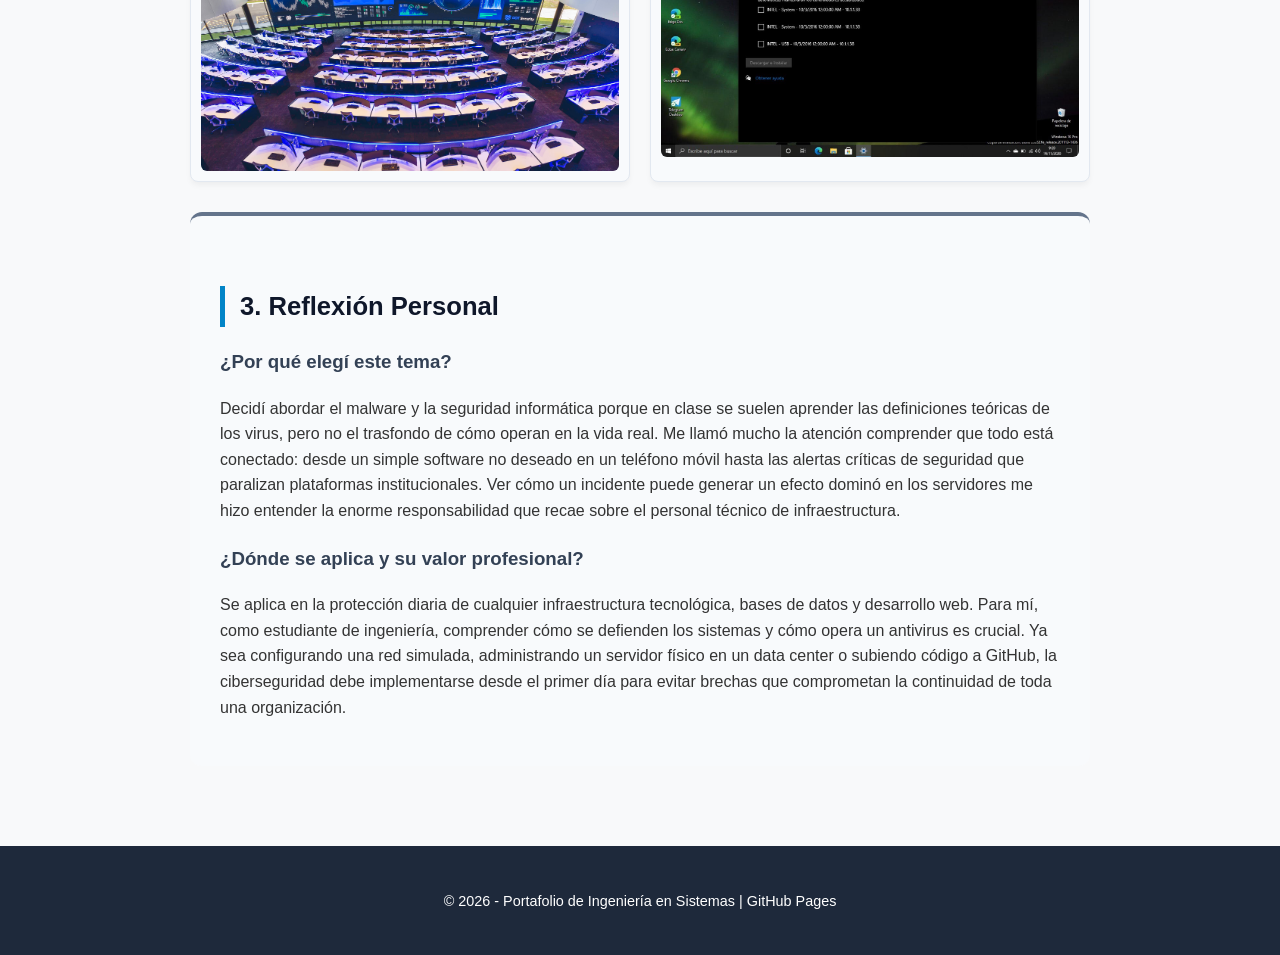
<file: temas/tema5.html>
<!DOCTYPE html>
<html lang="es">
<head>
    <meta charset="UTF-8">
    <meta name="viewport" content="width=device-width, initial-scale=1.0">
    <title>Tema 5: Ciberseguridad - Mi Blog</title>
    <link rel="stylesheet" href="../stilos.css">
</head>
<body>

    <nav>
        <a href="../index.html">Home</a>
        <a href="../index.html#temas">Temas</a>
        <a href="#">Contacto</a>
    </nav>

    <header class="theme-header">
        <div class="header-overlay">
            <span>Tema 5</span>
            <h1>Amenazas Silenciosas: Cómo se Propaga el Malware y cómo nos Defiende la Ciberseguridad</h1>
        </div>
    </header>

    <main class="article-container">
        
        <section class="article-section">
            <h2 class="section-title">1. Explicación del Concepto: Vectores de Infección y la Evolución del Software Malicioso</h2>
            <div class="section-text">
                <p>El malware (software malicioso) ha evolucionado drásticamente, dejando de ser simples virus molestos para convertirse en herramientas sofisticadas de espionaje, robo de datos y secuestro de sistemas corporativos.</p>
                <p><strong>¿Cómo se propaga en la actualidad?</strong> Las ciberamenazas ya no dependen únicamente de que el usuario abra un archivo ejecutable sospechoso. Hoy en día existen técnicas avanzadas como los ataques <strong>"Drive-by Download"</strong>, donde el simple hecho de visitar un sitio web legítimo pero previamente vulnerado por atacantes puede descargar e instalar código malicioso en segundo plano aprovechando brechas en los navegadores desactualizados.</p>
                <p>Una vez que el malware logra colarse en un solo dispositivo, busca propagarse lateralmente a través de la red local, comprometiendo servidores centrales y paralizando operaciones completas en cuestión de minutos.</p>
            </div>

            <div class="image-double-row">
                <div class="image-wrapper">
                    <img src="../assets/images/sec-malware.png" alt="Vectores de infección y propagación de malware">
                </div>
                <div class="image-wrapper">
                    <img src="../assets/images/sec-firewall.png" alt="Monitoreo de tráfico y seguridad perimetral">
                </div>
            </div>
        </section>

        <section class="article-section">
            <h2 class="section-title">2. Ejemplo Práctico: Protocolos de Emergencia en la Infraestructura</h2>
            <p class="section-subtitle">Cuando los sistemas corporativos e institucionales sufren un incidente o una alerta crítica de seguridad, se activa de inmediato un plan de respuesta conjunta en el área de TI:</p>
            
            <div class="examples-grid">
                
                <div class="example-card">
                    <div class="example-card-icon">01</div>
                    <h3>Aislamiento y Mitigación</h3>
                    <p>Ante una intrusión, los ingenieros aíslan de inmediato los segmentos de red afectados para cortar la comunicación del malware, evitando que se extienda de una máquina a otras estaciones de trabajo.</p>
                </div>

                <div class="example-card">
                    <div class="example-card-icon">02</div>
                    <h3>Cierre y Aseguramiento</h3>
                    <p>Se desactivan temporalmente los servidores expuestos o vulnerados y se procede a aplicar parches de seguridad urgentes en los sistemas operativos (muchas veces basados en Linux) para cerrar la brecha explotada.</p>
                </div>

                <div class="example-card">
                    <div class="example-card-icon">03</div>
                    <h3>Defensa Inteligente</h3>
                    <p>Se despliegan sistemas avanzados de detección heurística y basados en IA, los cuales no buscan virus conocidos, sino que analizan comportamientos extraños del sistema para detener amenazas nuevas antes de que actúen.</p>
                </div>

            </div>

            <div class="image-double-row">
                <div class="image-wrapper">
                    <img src="../assets/images/sec-incident.png" alt="Consola del centro de operaciones de seguridad SOC">
                </div>
                <div class="image-wrapper">
                    <img src="../assets/images/sec-patch.png" alt="Consola aplicando actualizaciones y parches de seguridad">
                </div>
            </div>
        </section>

        <section class="article-section reflection-section">
            <h2 class="section-title">3. Reflexión Personal</h2>
            
            <div class="reflection-block">
                <h3>¿Por qué elegí este tema?</h3>
                <p>Decidí abordar el malware y la seguridad informática porque en clase se suelen aprender las definiciones teóricas de los virus, pero no el trasfondo de cómo operan en la vida real. Me llamó mucho la atención comprender que todo está conectado: desde un simple software no deseado en un teléfono móvil hasta las alertas críticas de seguridad que paralizan plataformas institucionales. Ver cómo un incidente puede generar un efecto dominó en los servidores me hizo entender la enorme responsabilidad que recae sobre el personal técnico de infraestructura.</p>
            </div>

            <div class="reflection-block">
                <h3>¿Dónde se aplica y su valor profesional?</h3>
                <p>Se aplica en la protección diaria de cualquier infraestructura tecnológica, bases de datos y desarrollo web. Para mí, como estudiante de ingeniería, comprender cómo se defienden los sistemas y cómo opera un antivirus es crucial. Ya sea configurando una red simulada, administrando un servidor físico en un data center o subiendo código a GitHub, la ciberseguridad debe implementarse desde el primer día para evitar brechas que comprometan la continuidad de toda una organización.</p>
            </div>
        </section>

    </main>

    <footer>
        <p>&copy; 2026 - Portafolio de Ingeniería en Sistemas | GitHub Pages
</file>
<file: stilos.css>
:root {
        --bg-header: #cbe0f0;
        --primary-blue: #006699;
        --text-color: #333333;
        --bg-body: #f8f9fa;
        --card-bg: #ffffff;
    }

    body {
        font-family: 'Segoe UI', Tahoma, Geneva, Verdana, sans-serif;
        margin: 0;
        padding: 0;
        background-color: var(--bg-body);
        color: var(--text-color);
    }

    nav {
        display: flex;
        justify-content: flex-end;
        padding: 1rem 4rem;
        background-color: #ffffff;
        gap: 2rem;
    }

    nav a {
        text-decoration: none;
        color: #334155;
        font-weight: 600;
        font-size: 0.95rem;
    }

    nav a:hover {
        color: var(--primary-blue);
    }

    

    
    .main-intro-header {
        background: #1e293b;
        
        color: #ffffff;
        padding: 50px 20px;
        text-align: center;
        border-bottom: 4px solid #0284c7;
    }

    
    .main-intro-header .header-overlay span {
        text-transform: uppercase;
        font-weight: bold;
        color: #38bdf8;
        
        letter-spacing: 2px;
        font-size: 0.9rem;
        display: block;
        margin-bottom: 8px;
    }

    .main-intro-header .header-overlay h1 {
        font-size: 2.4rem;
        margin: 0;
        font-weight: 700;
    }

    
    .intro-content-container {
        max-width: 1200px;
        margin: 40px auto;
        padding: 0 20px;
        display: flex;
        gap: 40px;
        align-items: center;
        
    }

    
    .intro-image-container {
        flex: 1;
        min-width: 300px;
    }

    .intro-image-container img {
        width: 100%;
        height: auto;
        border-radius: 8px;
        box-shadow: 0 4px 12px rgba(0, 0, 0, 0.08);
        display: block;
        background: #e2e8f0;
        
    }

    
    .intro-text-container {
        flex: 1.2;
    }

    .intro-text-container p {
        font-size: 1.05rem;
        color: #334155;
        line-height: 1.7;
        margin-bottom: 20px;
    }

    
    @media (max-width: 768px) {
        .intro-content-container {
            flex-direction: column;
            
            gap: 20px;
        }

        .main-intro-header .header-overlay h1 {
            font-size: 1.8rem;
        }
    }

    .main-container {
        max-width: 1200px;
        margin: 3rem auto;
        padding: 0 2rem;
    }

    .topics-grid {
        display: grid;
        grid-template-columns: repeat(2, 1fr);
        gap: 2.5rem;
        margin-top: 2rem;
    }

    .card {
        background-color: var(--card-bg);
        border-radius: 12px;
        overflow: hidden;
        box-shadow: 0 4px 12px rgba(0, 0, 0, 0.08);
        display: flex;
        flex-direction: column;
        transition: transform 0.2s;
    }

    .card:hover {
        transform: translateY(-5px);
    }

    .card-image {
        width: 100%;
        height: 200px;
        object-fit: cover;
        background-color: #e2e8f0;
    }

    .card-content {
        padding: 1.8rem;
        display: flex;
        flex-direction: column;
        flex-grow: 1;
    }

    .card-content h3 {
        font-size: 1.25rem;
        color: #0f172a;
        margin-top: 0;
        margin-bottom: 0.8rem;
        text-transform: uppercase;
    }

    .card-content p {
        font-size: 0.95rem;
        color: #475569;
        line-height: 1.5;
        margin-bottom: 1.5rem;
        flex-grow: 1;
    }


    .btn-more {
        align-self: flex-start;
        background-color: var(--primary-blue);
        color: white;
        text-decoration: none;
        padding: 0.6rem 1.5rem;
        border-radius: 6px;
        font-size: 0.85rem;
        font-weight: bold;
        text-transform: uppercase;
        box-shadow: 0 2px 4px rgba(0, 0, 0, 0.1);
    }

    .btn-more:hover {
        background-color: #004f77;
    }

    footer {
        text-align: center;
        padding: 2rem;
        background-color: #1e293b;
        color: white;
        margin-top: 5rem;
        font-size: 0.9rem;
    }


    @media (max-width: 768px) {
        .intro-section {
            flex-direction: column-reverse;
            padding: 2rem;
            gap: 2rem;
        }

        .intro-text-container,
        .intro-image-container {
            max-width: 100%;
        }

        .topics-grid {
            grid-template-columns: 1fr;
        }
    }

    

    
    .article-container {
        max-width: 900px;
        margin: 40px auto;
        padding: 0 20px;
        font-family: sans-serif;
        line-height: 1.6;
        color: #333;
    }

    
    .theme-header {
        background: #1e293b;
        
        color: #ffffff;
        padding: 60px 20px;
        text-align: center;
        border-bottom: 4px solid #0284c7;
        
    }

    .header-overlay span {
        text-transform: uppercase;
        font-weight: bold;
        color: #38bdf8;
        letter-spacing: 2px;
        font-size: 0.9rem;
    }

    .header-overlay h1 {
        font-size: 2.2rem;
        margin-top: 10px;
    }

    
    .section-title {
        font-size: 1.6rem;
        color: #0f172a;
        border-left: 5px solid #0284c7;
        padding-left: 15px;
        margin-top: 40px;
        margin-bottom: 20px;
    }

    
    .image-double-row {
        display: flex;
        gap: 20px;
        margin: 30px 0;
    }

    .image-wrapper {
        flex: 1;
        background: #f8fafc;
        border: 1px solid #e2e8f0;
        border-radius: 8px;
        padding: 10px;
        box-shadow: 0 4px 6px -1px rgba(0, 0, 0, 0.05);
    }

    .image-wrapper img {
        width: 100%;
        height: auto;
        border-radius: 6px;
        display: block;
        object-fit: cover;
    }

    .image-caption {
        font-size: 0.85rem;
        color: #64748b;
        text-align: center;
        margin-top: 8px;
        font-style: italic;
    }

    
    .reflection-section {
        background: #f8fafc;
        padding: 30px;
        border-radius: 12px;
        border-top: 4px solid #64748b;
    }

    .reflection-block h3 {
        color: #334155;
        margin-top: 20px;
    }

    
    @media (max-width: 768px) {
        .image-double-row {
            flex-direction: column;
            
        }

        .header-overlay h1 {
            font-size: 1.6rem;
        }

        .practice-box {
            padding: 20px;
        }
    }

    
    .card {
        text-decoration: none;
        
        color: inherit;
        
        display: block;
        
    }

    
    .card h3,
    .card p {
        color: var(--text-color);
        
    }

    
    .card:hover {
        transform: translateY(-5px);
        
        transition: all 0.3s ease;
        
        box-shadow: 0 4px 15px rgba(0, 0, 0, 0.1);
        
    }

    

    .section-subtitle {
        color: #64748b;
        margin-bottom: 25px;
        font-size: 1.05rem;
    }

    
    .examples-grid {
        display: grid;
        grid-template-columns: repeat(auto-fit, minmax(250px, 1fr));
        gap: 20px;
        margin-bottom: 35px;
    }

    
    .example-card {
        background: #ffffff;
        border: 1px solid #e2e8f0;
        border-radius: 8px;
        padding: 24px;
        box-shadow: 0 4px 6px -1px rgba(0, 0, 0, 0.05);
        transition: transform 0.2s ease, box-shadow 0.2s ease;
        position: relative;
        overflow: hidden;
    }

    
    .example-card:hover {
        transform: translateY(-3px);
        box-shadow: 0 10px 15px -3px rgba(0, 0, 0, 0.1);
        border-color: #0284c7;
        
    }

    
    .example-card-icon {
        position: absolute;
        top: 15px;
        right: 20px;
        font-family: monospace;
        font-size: 1.2rem;
        font-weight: bold;
        color: #cbd5e1;
    }

    .example-card h3 {
        font-size: 1.15rem;
        color: #0f172a;
        margin-top: 0;
        margin-bottom: 12px;
        padding-right: 30px;
        
    }

    .example-card p {
        font-size: 0.95rem;
        color: #475569;
        margin: 0;
        line-height: 1.5;
    }

    
    .example-card code {
        background: #f1f5f9;
        padding: 2px 6px;
        border-radius: 4px;
        font-family: monospace;
        color: #0f172a;
        font-size: 0.9rem;
    }
</file>
